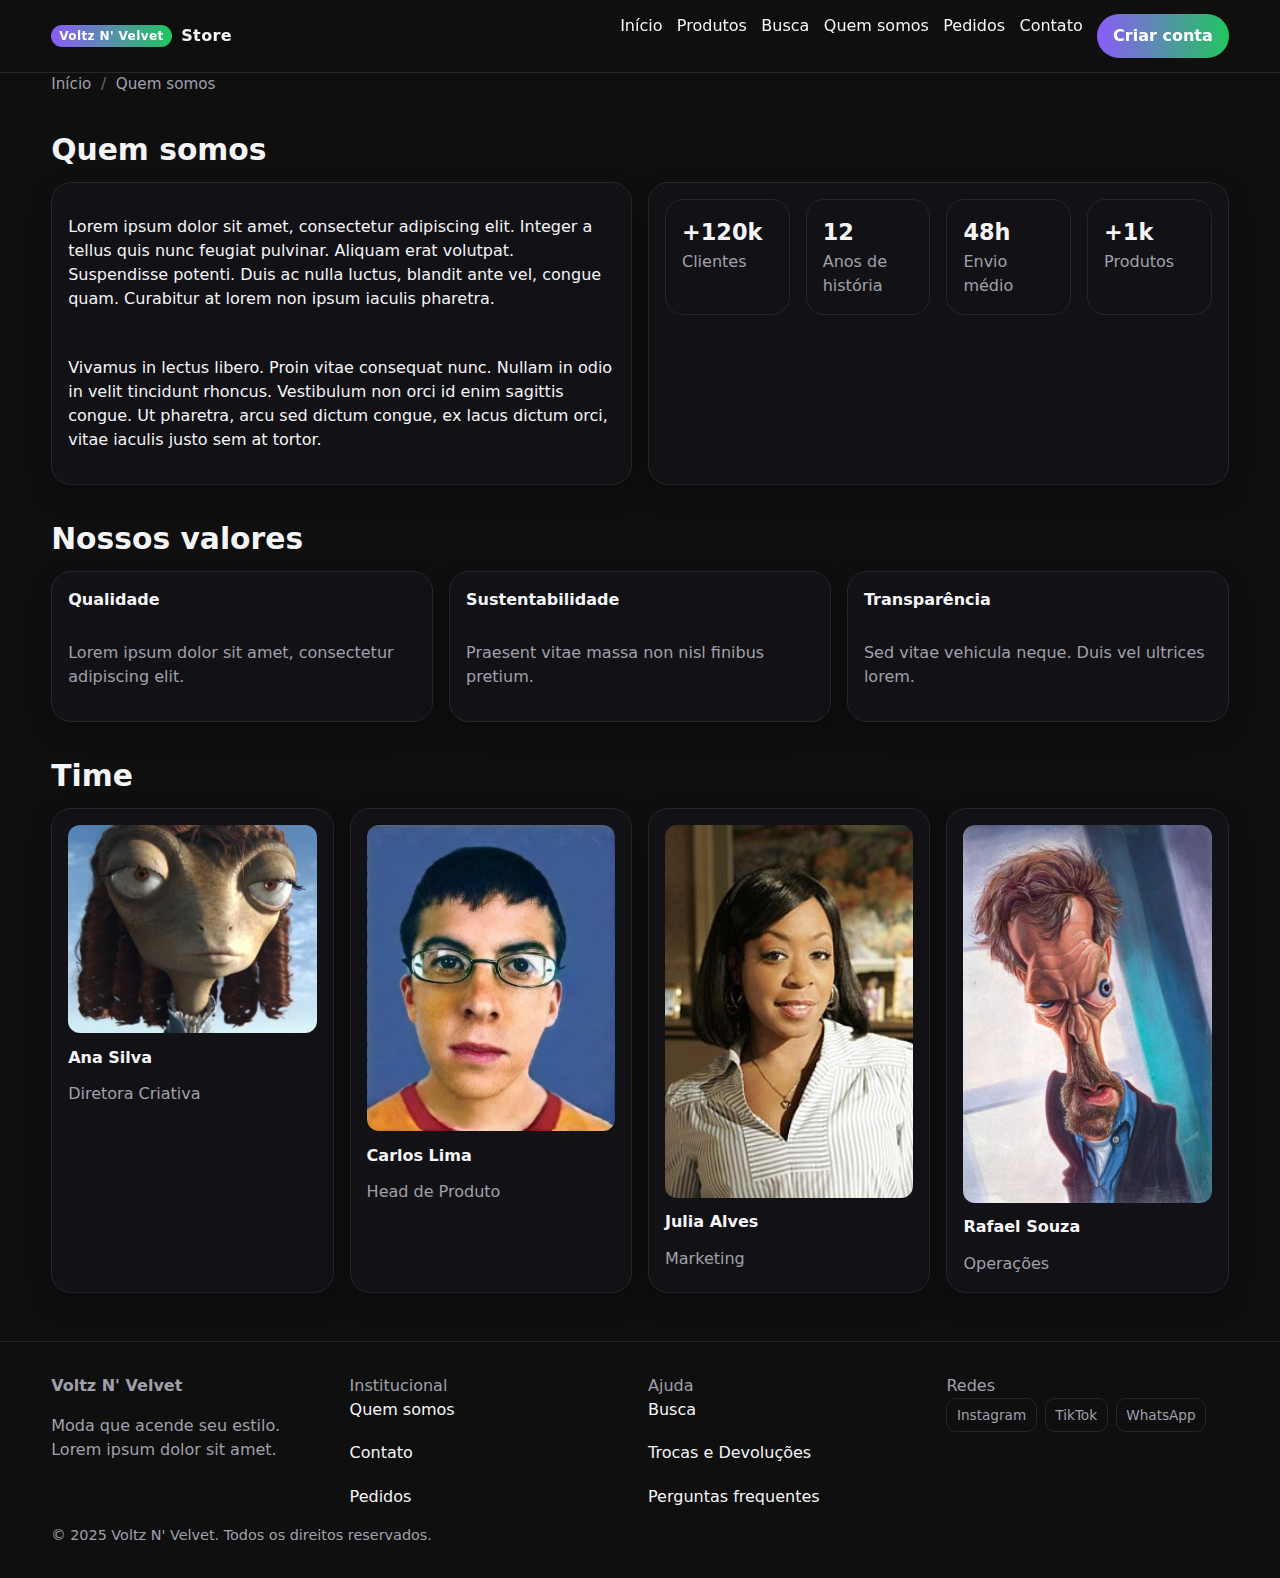
<file: voltz_n_velvet_site_html_css/about.html>
<!doctype html>
<html lang="pt-br">
<head>
  <meta charset="utf-8">
  <meta name="viewport" content="width=device-width,initial-scale=1">
  <title>About • Voltz N' Velvet</title>
  <link rel="stylesheet" href="styles.css">
</head>
<body>
  
<header class="header">
  <div class="container header-inner">
    <div class="logo">
      <a href="index.html">
        <span class="badge">Voltz N' Velvet</span>
        <span>Store</span>
      </a>
    </div>
    <nav class="nav">
      <a href="index.html">Início</a>
      <a href="products.html">Produtos</a>
      <a href="search.html">Busca</a>
      <a href="about.html">Quem somos</a>
      <a href="orders.html">Pedidos</a>
      <a href="contact.html">Contato</a>
      <a href="signup.html" class="cta">Criar conta</a>
    </nav>
  </div>
</header>

  
<main class="container">
  <nav class="breadcrumbs">
    <a href="index.html">Início</a><span class="sep">/</span><span>Quem somos</span>
  </nav>

  <section class="section">
    <h2>Quem somos</h2>
    <div class="grid grid-2">
      <div class="card">
        <p>Lorem ipsum dolor sit amet, consectetur adipiscing elit. Integer a tellus quis nunc feugiat pulvinar. Aliquam erat volutpat. Suspendisse potenti. Duis ac nulla luctus, blandit ante vel, congue quam. Curabitur at lorem non ipsum iaculis pharetra.</p>
        <p>Vivamus in lectus libero. Proin vitae consequat nunc. Nullam in odio in velit tincidunt rhoncus. Vestibulum non orci id enim sagittis congue. Ut pharetra, arcu sed dictum congue, ex lacus dictum orci, vitae iaculis justo sem at tortor.</p>
      </div>
      <div class="card">
        <div class="kpis">
          <div class="kpi"><div class="num">+120k</div><div class="muted">Clientes</div></div>
          <div class="kpi"><div class="num">12</div><div class="muted">Anos de história</div></div>
          <div class="kpi"><div class="num">48h</div><div class="muted">Envio médio</div></div>
          <div class="kpi"><div class="num">+1k</div><div class="muted">Produtos</div></div>
        </div>
      </div>
    </div>
  </section>

  <section class="section">
    <h2>Nossos valores</h2>
    <div class="grid grid-3">
      <div class="card"><strong>Qualidade</strong><p class="muted">Lorem ipsum dolor sit amet, consectetur adipiscing elit.</p></div>
      <div class="card"><strong>Sustentabilidade</strong><p class="muted">Praesent vitae massa non nisl finibus pretium.</p></div>
      <div class="card"><strong>Transparência</strong><p class="muted">Sed vitae vehicula neque. Duis vel ultrices lorem.</p></div>
    </div>
  </section>

  <section class="section">
    <h2>Time</h2>
    <div class="grid grid-4">
      <div class="card"><img src="Beans (Rango)_Gallery.jpeg"><strong>Ana Silva</strong><span class="muted">Diretora Criativa</span></div>
      <div class="card"><img src="@mclovin ( 2007 ).jpeg"><strong>Carlos Lima</strong><span class="muted">Head de Produto</span></div>
      <div class="card"><img src="Rochelle Rock.jpeg"><strong>Julia Alves</strong><span class="muted">Marketing</span></div>
      <div class="card"><img src="What!.jpeg"><strong>Rafael Souza</strong><span class="muted">Operações</span></div>
    </div>
  </section>
</main>

  
<footer class="footer">
  <div class="container">
    <div class="footer-cols">
      <div>
        <strong>Voltz N' Velvet</strong>
        <p class="muted">Moda que acende seu estilo. Lorem ipsum dolor sit amet.</p>
      </div>
      <div>
        <div class="muted">Institucional</div>
        <div class="grid" style="grid-template-columns:1fr">
          <a href="about.html">Quem somos</a>
          <a href="contact.html">Contato</a>
          <a href="orders.html">Pedidos</a>
        </div>
      </div>
      <div>
        <div class="muted">Ajuda</div>
        <div class="grid" style="grid-template-columns:1fr">
          <a href="search.html">Busca</a>
          <a href="#">Trocas e Devoluções</a>
          <a href="#">Perguntas frequentes</a>
        </div>
      </div>
      <div>
        <div class="muted">Redes</div>
        <div class="badges">
          <span class="chip">Instagram</span>
          <span class="chip">TikTok</span>
          <span class="chip">WhatsApp</span>
        </div>
      </div>
    </div>
    <div class="copy">© 2025 Voltz N' Velvet. Todos os direitos reservados.</div>
  </div>
</footer>

</body>
</html>
</file>
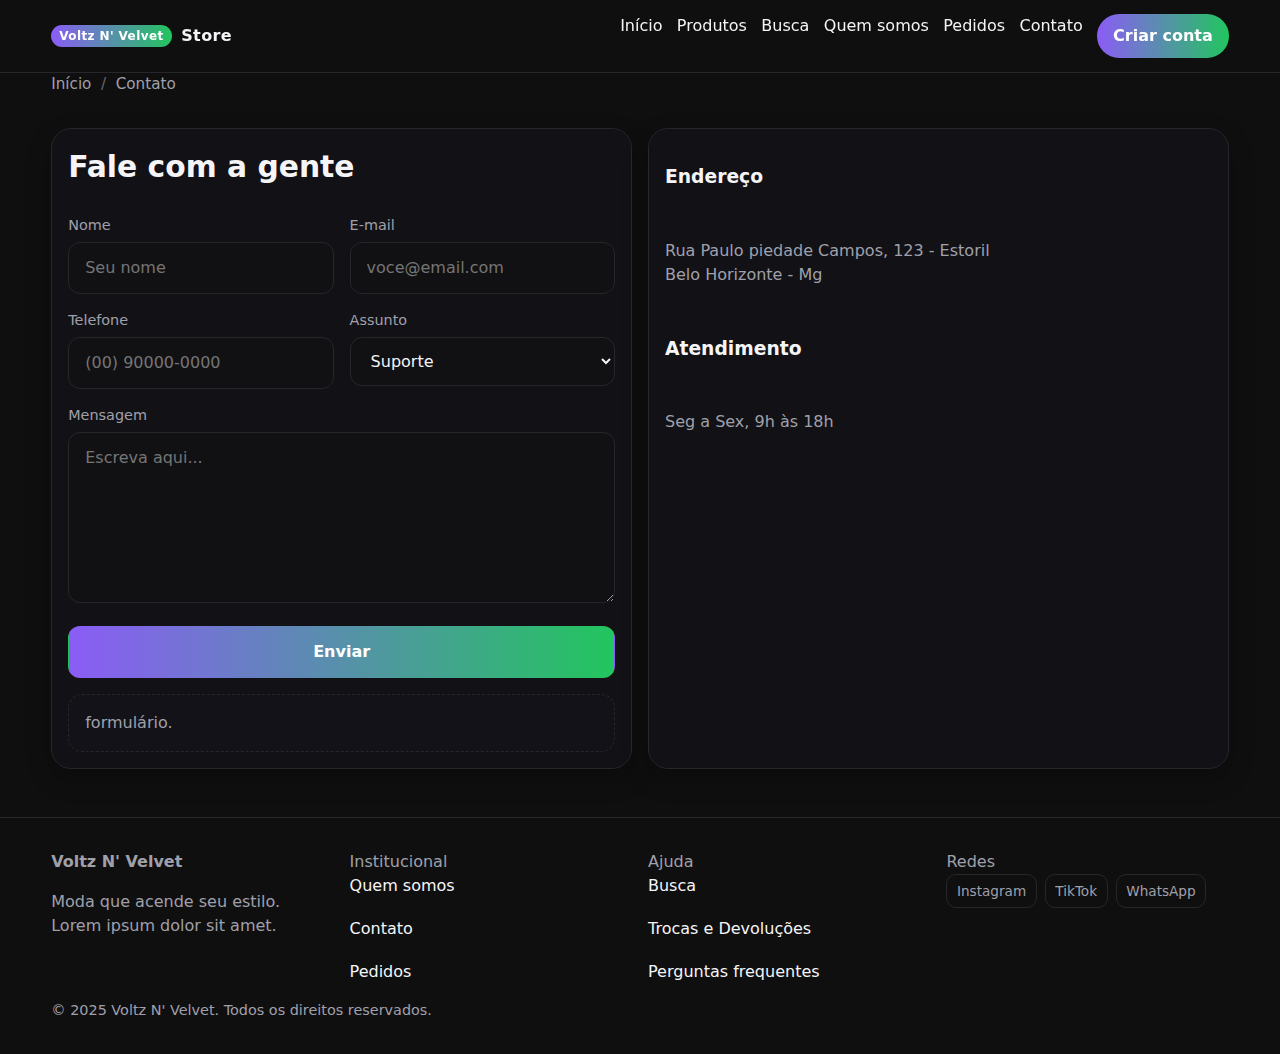
<file: voltz_n_velvet_site_html_css/contato.html>
<!doctype html>
<html lang="pt-br">
<head>
  <meta charset="utf-8">
  <meta name="viewport" content="width=device-width,initial-scale=1">
  <title>Voltz N' Velvet</title>
  <link rel="stylesheet" href="styles.css">
</head>
<body>
  
<header class="header">
  <div class="container header-inner">
    <div class="logo">
      <a href="index.html">
        <span class="badge">Voltz N' Velvet</span>
        <span>Store</span>
      </a>
    </div>
    <nav class="nav">
      <a href="index.html">Início</a>
      <a href="produtos.html">Produtos</a>
      <a href="pesquisa.html">Busca</a>
      <a href="about.html">Quem somos</a>
      <a href="orders.html">Pedidos</a>
      <a href="contato.html">Contato</a>
      <a href="signup.html" class="cta">Criar conta</a>
    </nav>
  </div>
</header>

  
<main class="container">
  <nav class="breadcrumbs">
    <a href="index.html">Início</a><span class="sep">/</span><span>Contato</span>
  </nav>

  <section class="section">
    <div class="grid grid-2">
      <form class="card form" action="#" method="post">
        <h2>Fale com a gente</h2>
        <div class="split">
          <div>
            <label>Nome</label>
            <input type="text" placeholder="Seu nome">
          </div>
          <div>
            <label>E-mail</label>
            <input type="email" placeholder="voce@email.com">
          </div>
        </div>
        <div class="split">
          <div>
            <label>Telefone</label>
            <input type="tel" placeholder="(00) 90000-0000">
          </div>
          <div>
            <label>Assunto</label>
            <select>
              <option>Suporte</option>
              <option>Trocas</option>
              <option>Entrega</option>
              <option>Outros</option>
            </select>
          </div>
        </div>
        <div>
          <label>Mensagem</label>
          <textarea rows="6" placeholder="Escreva aqui..."></textarea>
        </div>
        <button class="btn primary" type="submit">Enviar</button>
        <div class="notice">formulário.</div>
      </form>

      <div class="card">
        <h3>Endereço</h3>
        <p class="muted">Rua Paulo piedade Campos, 123 - Estoril<br/>Belo Horizonte - Mg</p>
        <h3>Atendimento</h3>
        <p class="muted">Seg a Sex, 9h às 18h</p>
      </div>
    </div>
  </section>
</main>

  
<footer class="footer">
  <div class="container">
    <div class="footer-cols">
      <div>
        <strong>Voltz N' Velvet</strong>
        <p class="muted">Moda que acende seu estilo. Lorem ipsum dolor sit amet.</p>
      </div>
      <div>
        <div class="muted">Institucional</div>
        <div class="grid" style="grid-template-columns:1fr">
          <a href="about.html">Quem somos</a>
          <a href="contato.html">Contato</a>
          <a href="orders.html">Pedidos</a>
        </div>
      </div>
      <div>
        <div class="muted">Ajuda</div>
        <div class="grid" style="grid-template-columns:1fr">
          <a href="pesquisa.html">Busca</a>
          <a href="#">Trocas e Devoluções</a>
          <a href="#">Perguntas frequentes</a>
        </div>
      </div>
      <div>
        <div class="muted">Redes</div>
        <div class="badges">
          <span class="chip">Instagram</span>
          <span class="chip">TikTok</span>
          <span class="chip">WhatsApp</span>
        </div>
      </div>
    </div>
    <div class="copy">© 2025 Voltz N' Velvet. Todos os direitos reservados.</div>
  </div>
</footer>

</body>
</html>
</file>
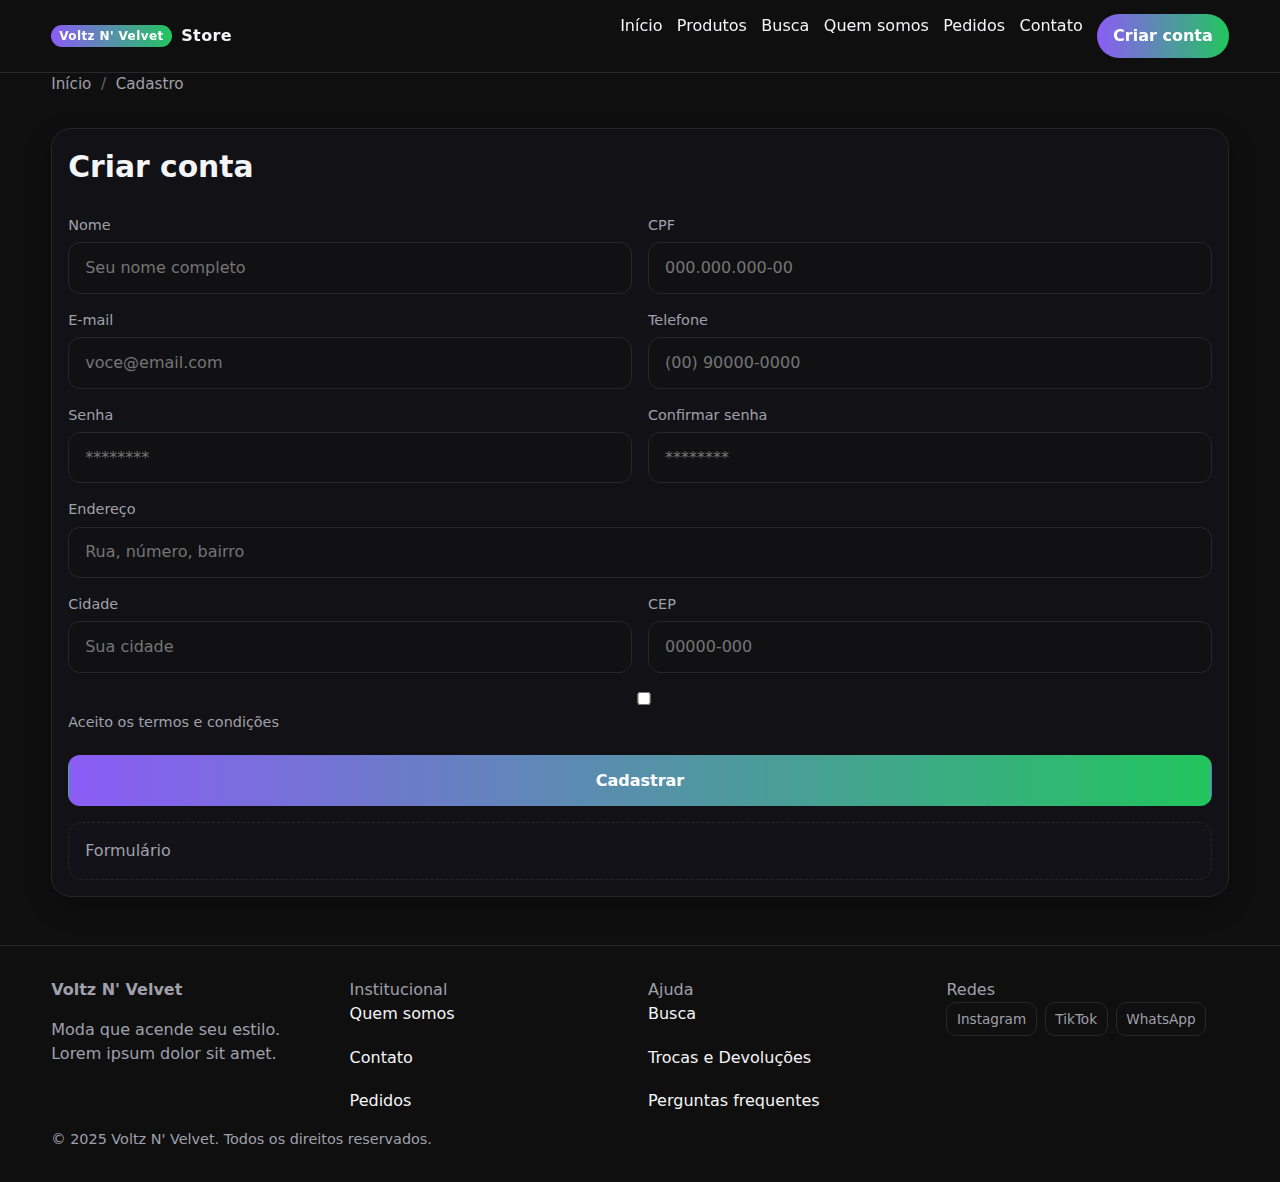
<file: voltz_n_velvet_site_html_css/signup.html>
<!doctype html>
<html lang="pt-br">
<head>
  <meta charset="utf-8">
  <meta name="viewport" content="width=device-width,initial-scale=1">
  <title>Signup • Voltz N' Velvet</title>
  <link rel="stylesheet" href="styles.css">
</head>
<body>
  
<header class="header">
  <div class="container header-inner">
    <div class="logo">
      <a href="index.html">
        <span class="badge">Voltz N' Velvet</span>
        <span>Store</span>
      </a>
    </div>
    <nav class="nav">
      <a href="index.html">Início</a>
      <a href="products.html">Produtos</a>
      <a href="search.html">Busca</a>
      <a href="about.html">Quem somos</a>
      <a href="orders.html">Pedidos</a>
      <a href="contact.html">Contato</a>
      <a href="signup.html" class="cta">Criar conta</a>
    </nav>
  </div>
</header>

  
<main class="container">
  <nav class="breadcrumbs">
    <a href="index.html">Início</a><span class="sep">/</span><span>Cadastro</span>
  </nav>

  <section class="section">
    <form class="card form" action="#" method="post">
      <h2>Criar conta</h2>
      <div class="split">
        <div>
          <label>Nome</label>
          <input type="text" placeholder="Seu nome completo">
        </div>
        <div>
          <label>CPF</label>
          <input type="text" placeholder="000.000.000-00">
        </div>
      </div>
      <div class="split">
        <div>
          <label>E-mail</label>
          <input type="email" placeholder="voce@email.com">
        </div>
        <div>
          <label>Telefone</label>
          <input type="tel" placeholder="(00) 90000-0000">
        </div>
      </div>
      <div class="split">
        <div>
          <label>Senha</label>
          <input type="password" placeholder="********">
        </div>
        <div>
          <label>Confirmar senha</label>
          <input type="password" placeholder="********">
        </div>
      </div>
      <div>
        <label>Endereço</label>
        <input type="text" placeholder="Rua, número, bairro">
      </div>
      <div class="split">
        <div>
          <label>Cidade</label>
          <input type="text" placeholder="Sua cidade">
        </div>
        <div>
          <label>CEP</label>
          <input type="text" placeholder="00000-000">
        </div>
      </div>
      <label><input type="checkbox"> Aceito os termos e condições</label>
      <button class="btn primary" type="submit">Cadastrar</button>
      <div class="notice">Formulário</div>
    </form>
  </section>
</main>

  
<footer class="footer">
  <div class="container">
    <div class="footer-cols">
      <div>
        <strong>Voltz N' Velvet</strong>
        <p class="muted">Moda que acende seu estilo. Lorem ipsum dolor sit amet.</p>
      </div>
      <div>
        <div class="muted">Institucional</div>
        <div class="grid" style="grid-template-columns:1fr">
          <a href="about.html">Quem somos</a>
          <a href="contact.html">Contato</a>
          <a href="orders.html">Pedidos</a>
        </div>
      </div>
      <div>
        <div class="muted">Ajuda</div>
        <div class="grid" style="grid-template-columns:1fr">
          <a href="search.html">Busca</a>
          <a href="#">Trocas e Devoluções</a>
          <a href="#">Perguntas frequentes</a>
        </div>
      </div>
      <div>
        <div class="muted">Redes</div>
        <div class="badges">
          <span class="chip">Instagram</span>
          <span class="chip">TikTok</span>
          <span class="chip">WhatsApp</span>
        </div>
      </div>
    </div>
    <div class="copy">© 2025 Voltz N' Velvet. Todos os direitos reservados.</div>
  </div>
</footer>

</body>
</html>
</file>
<file: voltz_n_velvet_site_html_css/styles.css>
:root{  /*teste de corr*/
  --bg: #0f0f10;
  --panel: #151518;
  --muted: #a0a0ab;
  --text: #f5f5f7;
  --brand: #8b5cf6; 

  --brand-2: #22c55e; 
  --danger: #ef4444;
  --border: #26262b;
  --radius: 14px;
  --shadow: 0 10px 24px rgba(0,0,0,.25);
}

*{box-sizing:border-box}

html,body{
  margin:0;
  padding:0;
  background:var(--bg);
  color:var(--text);
  font-family:system-ui,-apple-system,Segoe UI,Roboto,Inter,Arial,sans-serif;
  line-height:1.5}

img{
  max-width:100%;
  display:block;
  border-radius:12px}

a{
  color:inherit;
  text-decoration:none
}

button, input, select, textarea{
  font:inherit;
  color:inherit

}

input, select, textarea{
  background:#111114;
  border:1px solid var(--border);
  padding:.8rem 1rem;border-radius:12px;width:100%;
}

label{
  font-size:.9rem;
  color:var(--muted);
  display:block;
  margin-bottom:.35rem}

small, .muted{
  color:var(--muted)}

.container{
  width: min(1180px, 92vw);
  margin-inline: auto;
}

.header{
  position:sticky;
   top:0;
    z-index:50;

  background:rgba(15,15,16,.8);
  backdrop-filter: blur(10px);
  border-bottom:1px solid var(--border);
}
.header-inner{
  display:flex;
  align-items:center;
  gap:1rem;
  justify-content:space-between;
  padding: .9rem 0;
}

.logo{
  font-weight:800;
  letter-spacing:.4px
}

.logo a{
  display:flex;
  align-items:center
  ;gap:.6rem}

.badge{
  background:linear-gradient(90deg,var(--brand),var(--brand-2));
  color:white;padding:.15rem .5rem;
  border-radius:999px;
  font-size:.75rem}

.nav{display:flex;
  gap:.9rem;
  flex-wrap:wrap}teste


.nav a{
  padding:.55rem .9rem;
  border:1px solid transparent;
  border-radius:999px;
}
.nav a:hover{
  border-color:var(--border);
  background:#121214}

.cta{
  background:linear-gradient(90deg,var(--brand),var(--brand-2)); /*cor do gemin*/
  color:white;
   padding:.6rem 1rem;
   border-radius:999px;
    font-weight:600;
}

.footer{
  border-top:1px solid var(--border);
   margin-top:3rem;
    padding:2rem 0;
     color:var(--muted);
}
.footer .grid{
  display:grid;
   gap:1.2rem;
  grid-template-columns: 1fr;
}
.footer a{
  color:var(--text)}

.footer .copy{
  margin-top:1rem;
  font-size:.9rem}

.hero{
  padding: 2rem 0 1.5rem;
}
.hero .panel{       
  background: radial-gradient(1200px 600px at 10% 10%, #1b1b22, #101012);
  border:1px solid var(--border);
   border-radius: 24px;
    padding: 2rem;
     box-shadow: var(--shadow);
  display:grid; gap:1.5rem;
  grid-template-columns: 1.2fr .8fr;
}
.hero h1{
  font-size: clamp(1.6rem, 2.2vw + 1rem, 3rem);
   margin:0}

.hero p{
  color:var(--muted);
  max-width:55ch}

.hero .cta-row{
  display:flex;
   gap:.8rem;
    flex-wrap:wrap}

.hero .promo{
  background:#121217;
   border:1px dashed var(--border);
    padding:.6rem 1rem;
     border-radius:999px;
     width:fit-content;

}
.hero img{
  aspect-ratio: 4/3;
   object-fit: cover}

.tabs
{display:flex;
   gap:.6rem;
    flex-wrap:wrap}


.tab{
  padding:.4rem .8rem;
  border:1px solid var(--border);
  border-radius:999px}


.tab.active{
  background:#16161b}

.section{
  margin:2rem 0}

.section h2{
  font-size: clamp(1.2rem, 1.2vw + .9rem, 2rem);
   margin:0 0 .6rem}

.grid{
  display:grid;
   gap:1rem;
}

.grid-2{
  grid-template-columns: repeat(2, 1fr)}

.grid-3{
  grid-template-columns: repeat(3, 1fr)}

.grid-4{
  grid-template-columns: repeat(4, 1fr)}


.card{
  background: #121216;
   border:1px solid var(--border);
    border-radius: 20px;
     padding:1rem;
      box-shadow: var(--shadow);


  display:flex;
   flex-direction:column; 
   gap:.8rem;
}

.product-card img{
  aspect-ratio: 4/5;
   object-fit:cover}

.price{
  font-weight:700}

.price .old{
  color:var(--muted);
   text-decoration: line-through;
    font-weight:500;
     margin-left:.5rem}

.filters{
  display:grid;
   gap:1rem;

  grid-template-columns: 280px 1fr;
}

.sidebar{
  position:sticky;
   top:84px;
  align-self:start;
  display:flex;
   flex-direction:column;
    gap:1rem;
}

.badges
{display:flex;
   gap:.5rem;
    flex-wrap:wrap}

.badges .chip{border:1px solid var(--border);
   padding:.35rem .6rem;
    border-radius: 10px;
     font-size:.85rem}

.breadcrumbs{display:flex;
   gap:.6rem
   ; flex-wrap:wrap;
    align-items:center;
     color:var(--muted)
     ; font-size:.95rem}

.breadcrumbs a{
  color:inherit}

.breadcrumbs .sep{
  opacity:.6}

.product-page{
  display:grid;
   gap:1.2rem;
  grid-template-columns: 1.1fr .9fr;
}
.gallery

{display:grid;

   gap:1rem;
    grid-template-columns: 1fr}

.gallery .thumbs{
  display:grid;
   gap:.7rem;
    grid-template-columns: repeat(5, 1fr)}

.btn{
  border:1px solid var(--border);
   background:#17171c;
    color:var(--text);
  padding:.8rem 1rem;
   border-radius:12px;
    width:100%;
     text-align:center;
      cursor:pointer;
}

.btn.primary{
  background:linear-gradient(90deg,var(--brand),var(--brand-2)); border-color:transparent;
   color:white;
    font-weight:700}

.btn.danger{background: #1b1111;
   border-color:#3a2323;
    color:#f9d3d3}

.kpis{display:grid;
   gap:1rem;
    grid-template-columns: repeat(4, 1fr)}

.kpi{background:#121216;
  border:1px solid var(--border);
  border-radius:18px
  ;padding:1rem
}

.kpi .num{font-size:1.4rem;
   font-weight:800}

.form{display:grid;
   gap:1rem}

.form .split{
  display:grid;
   gap:1rem;
    grid-template-columns: repeat(2, 1fr)}

.notice{
  border:1px dashed var(--border);
   padding:1rem;
    border-radius:14px;
     background:#121218;
      color:var(--muted)}


.orders{
  display:grid;
   gap:1rem;
    grid-template-columns: 1fr 380px}


.order-item{
  display:grid;
   gap:1rem;
    grid-template-columns: 100px 1fr auto}

.order-summary{
  position:sticky;
   top:84px;
    align-self:start
  }

.qty{
  display:flex;
   gap:.6rem; 
   align-items:center}

.qty input{
  width:80px;
   text-align:center}


.footer-cols{display:grid; gap:1rem; grid-template-columns: repeat(4, 1fr)}

/*responsiva feita em pesquisa na internet, eu nao sei fazr*/
@media (max-width: 549px){
  .header-inner{padding:.8rem 0}
  .nav{display:none}
  .hero .panel{grid-template-columns: 1fr; padding:1.2rem}
  .grid-4{grid-template-columns: repeat(2, 1fr)}
  .grid-3{grid-template-columns: repeat(2, 1fr)}
  .filters{grid-template-columns: 1fr}
  .product-page{grid-template-columns: 1fr}
  .kpis{grid-template-columns: repeat(2, 1fr)}
  .form .split{grid-template-columns: 1fr}
  .orders{grid-template-columns: 1fr}
  .order-item{grid-template-columns: 80px 1fr}
  .footer .grid{grid-template-columns: 1fr}
  .footer-cols{grid-template-columns: 1fr 1fr}
}


@media (min-width: 550px) and (max-width: 1100px){
  .hero .panel{grid-template-columns: 1fr 1fr}
  .grid-4{grid-template-columns: repeat(3, 1fr)}
  .filters{grid-template-columns: 240px 1fr}
  .kpis{grid-template-columns: repeat(3, 1fr)}
  .orders{grid-template-columns: 1fr 320px}
  .footer-cols{grid-template-columns: repeat(3, 1fr)}
}


@media (min-width: 1101px){
  .grid-4{grid-template-columns: repeat(4, 1fr)}
  .kpis{grid-template-columns: repeat(4, 1fr)}
}
</file>
